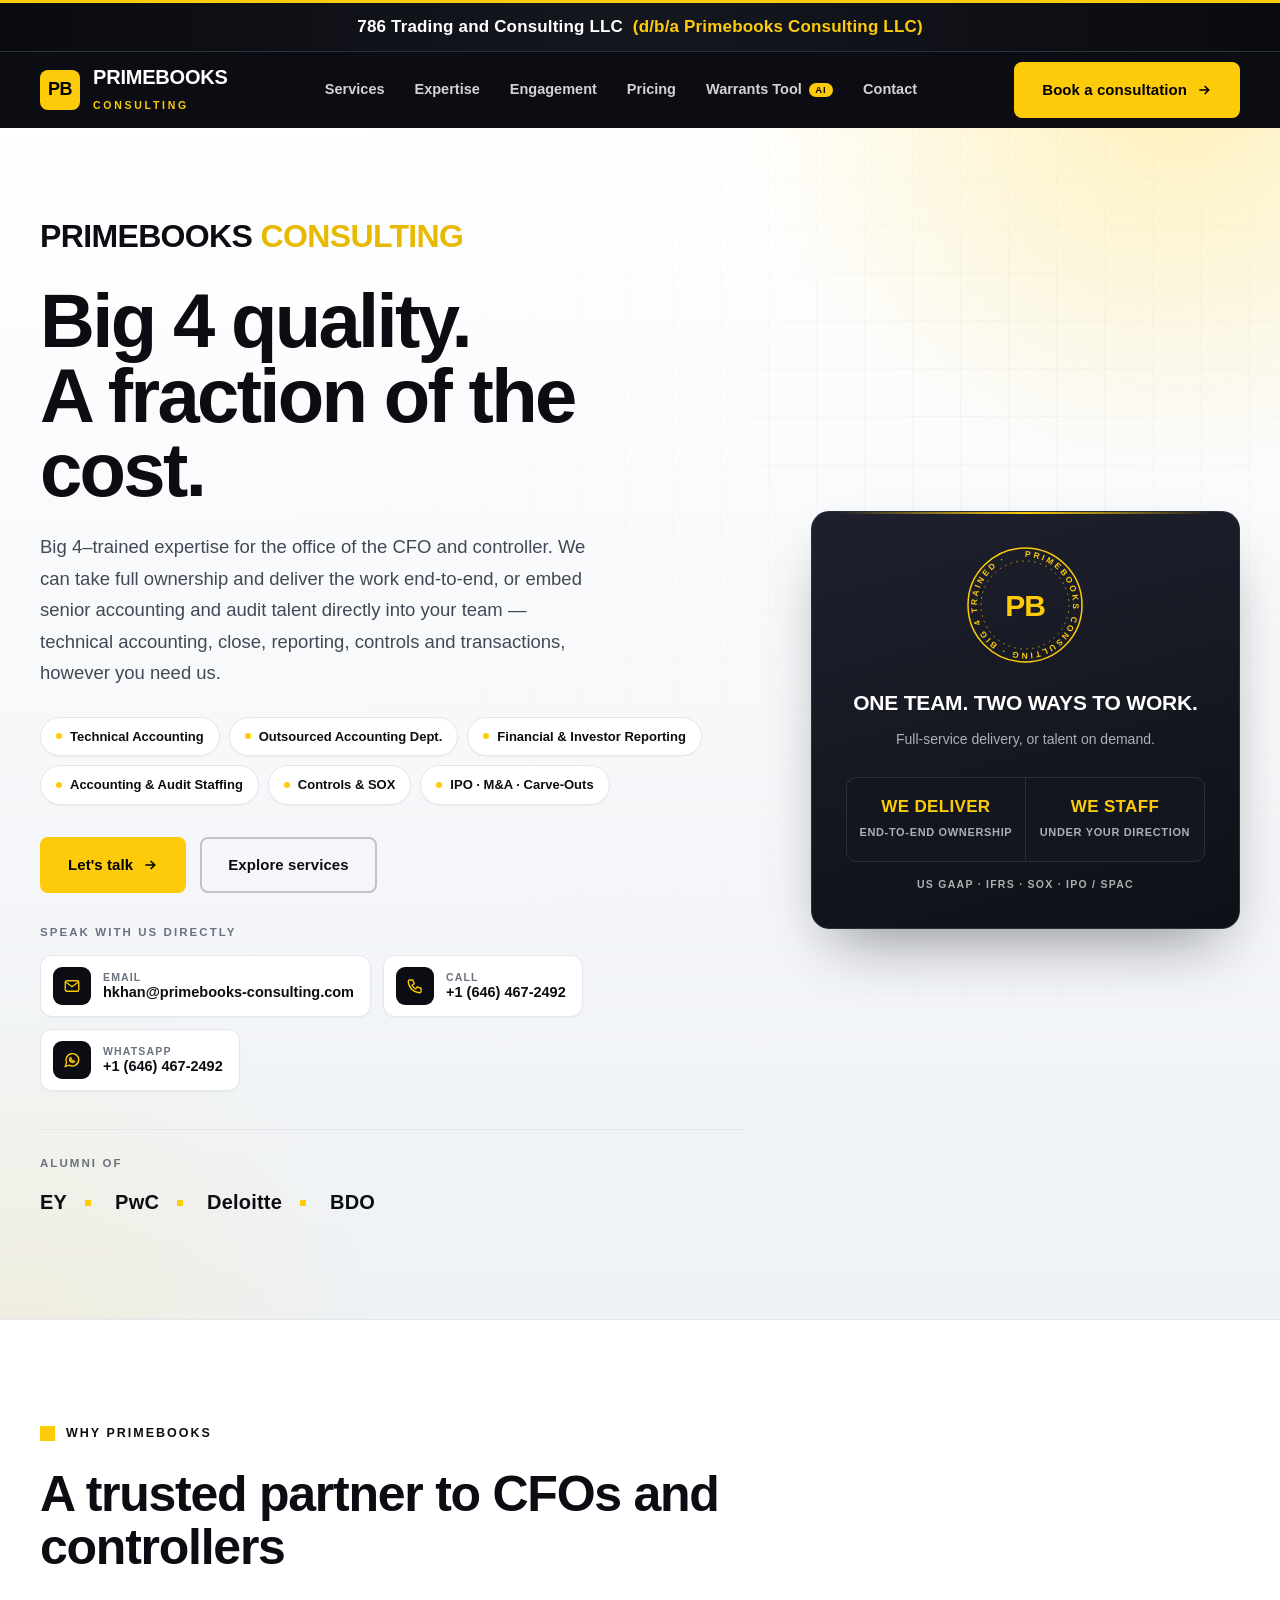
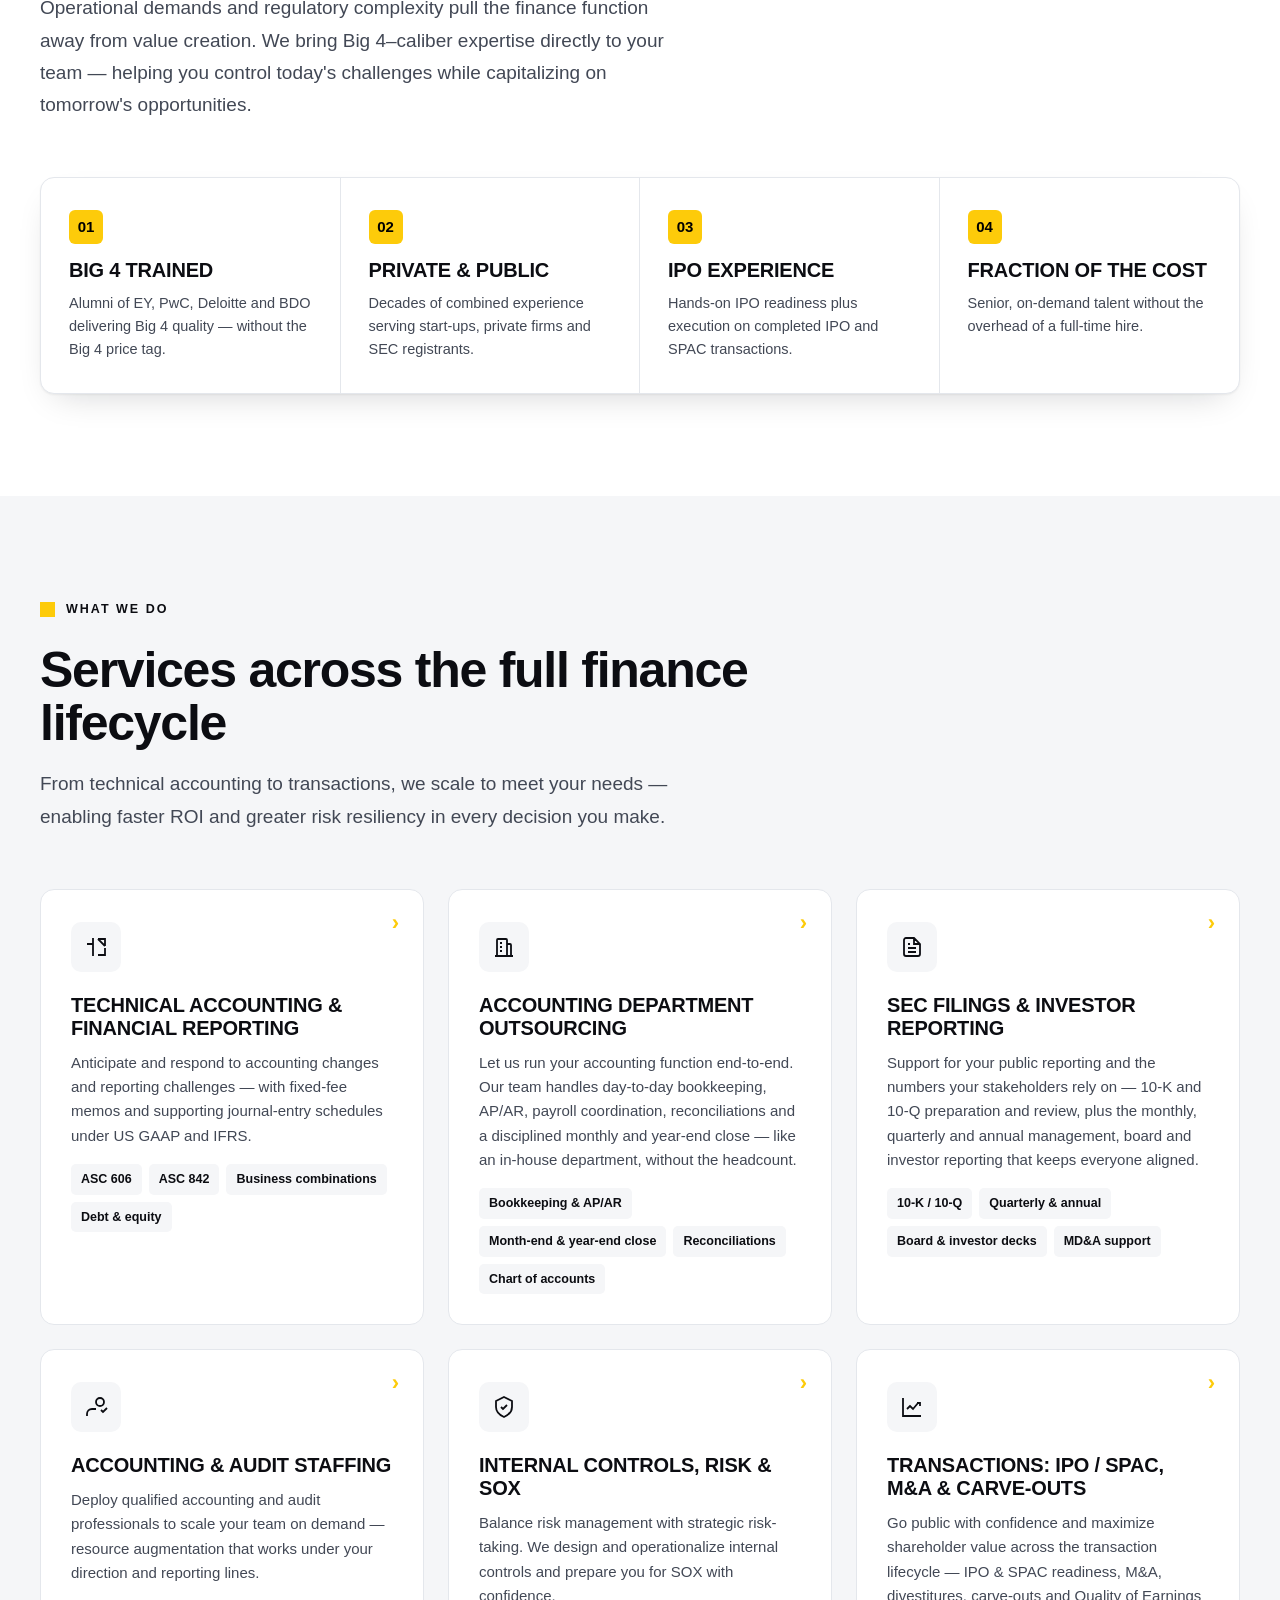
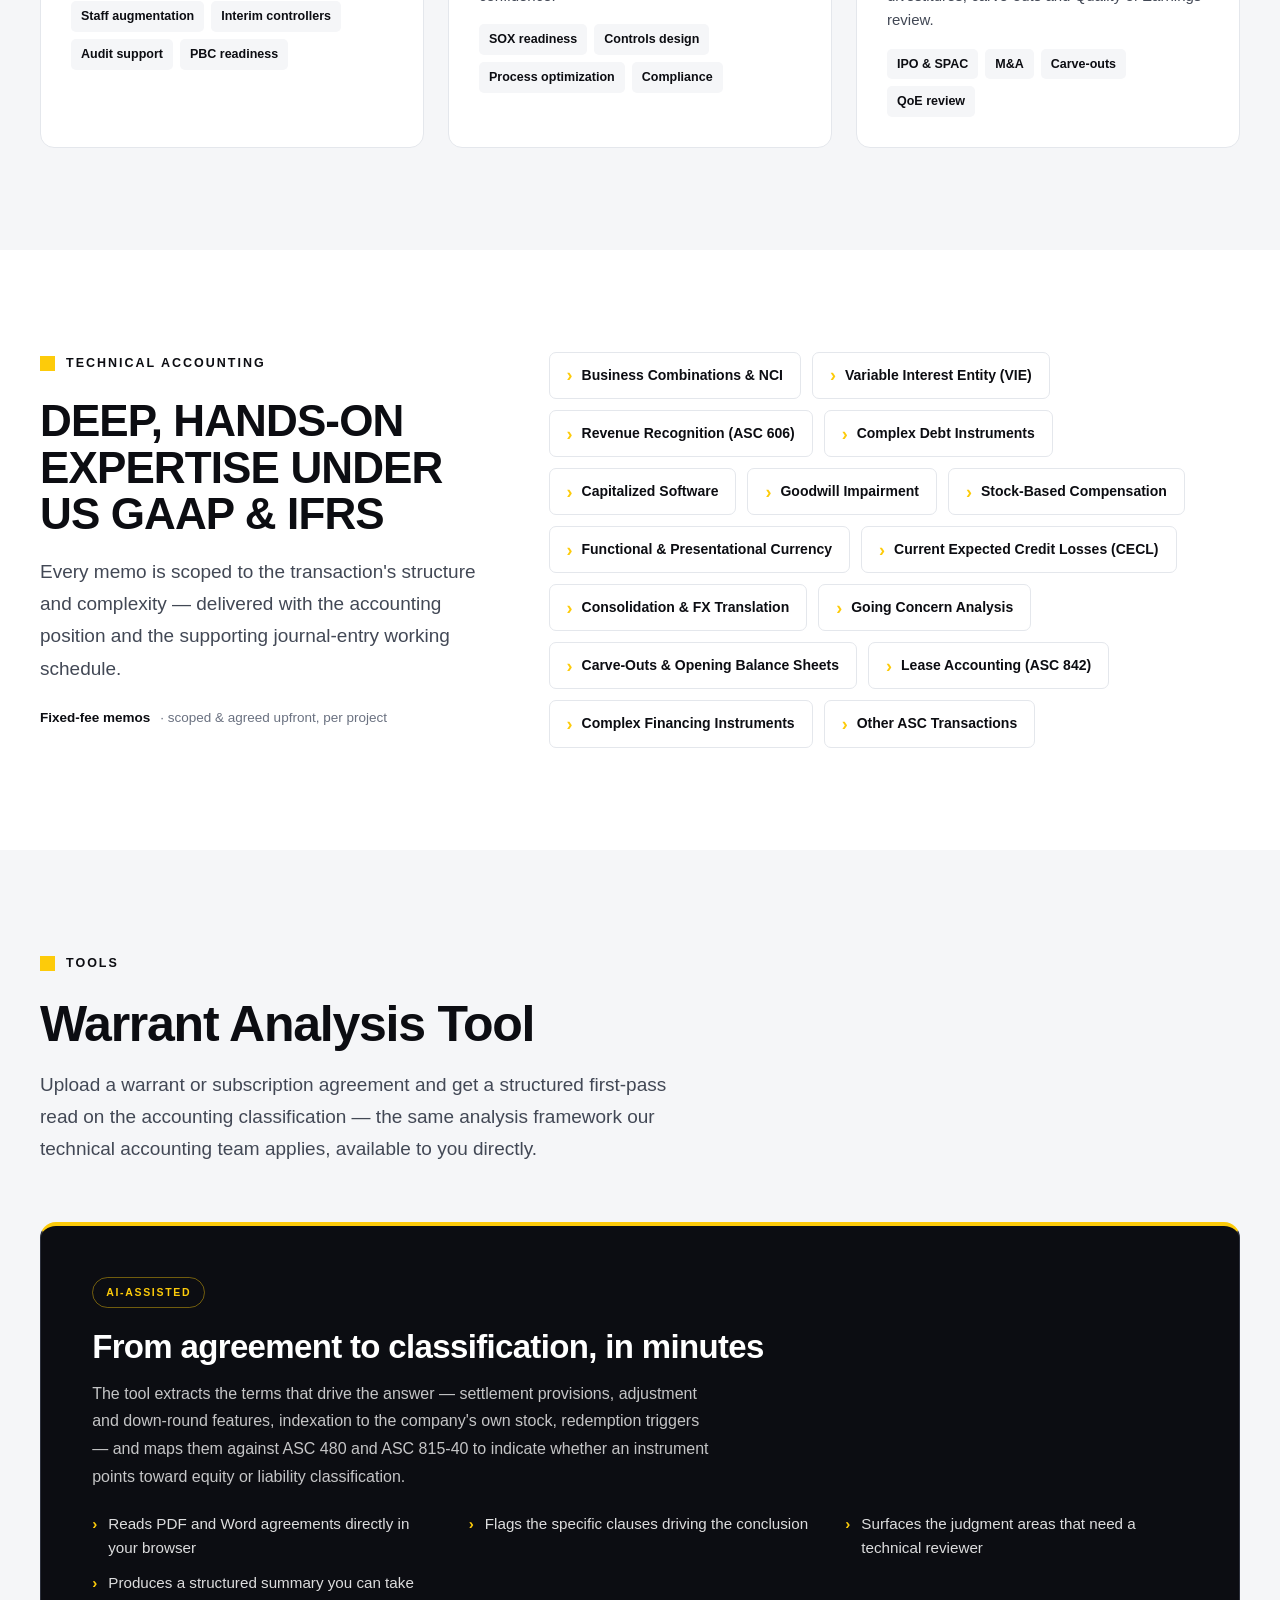
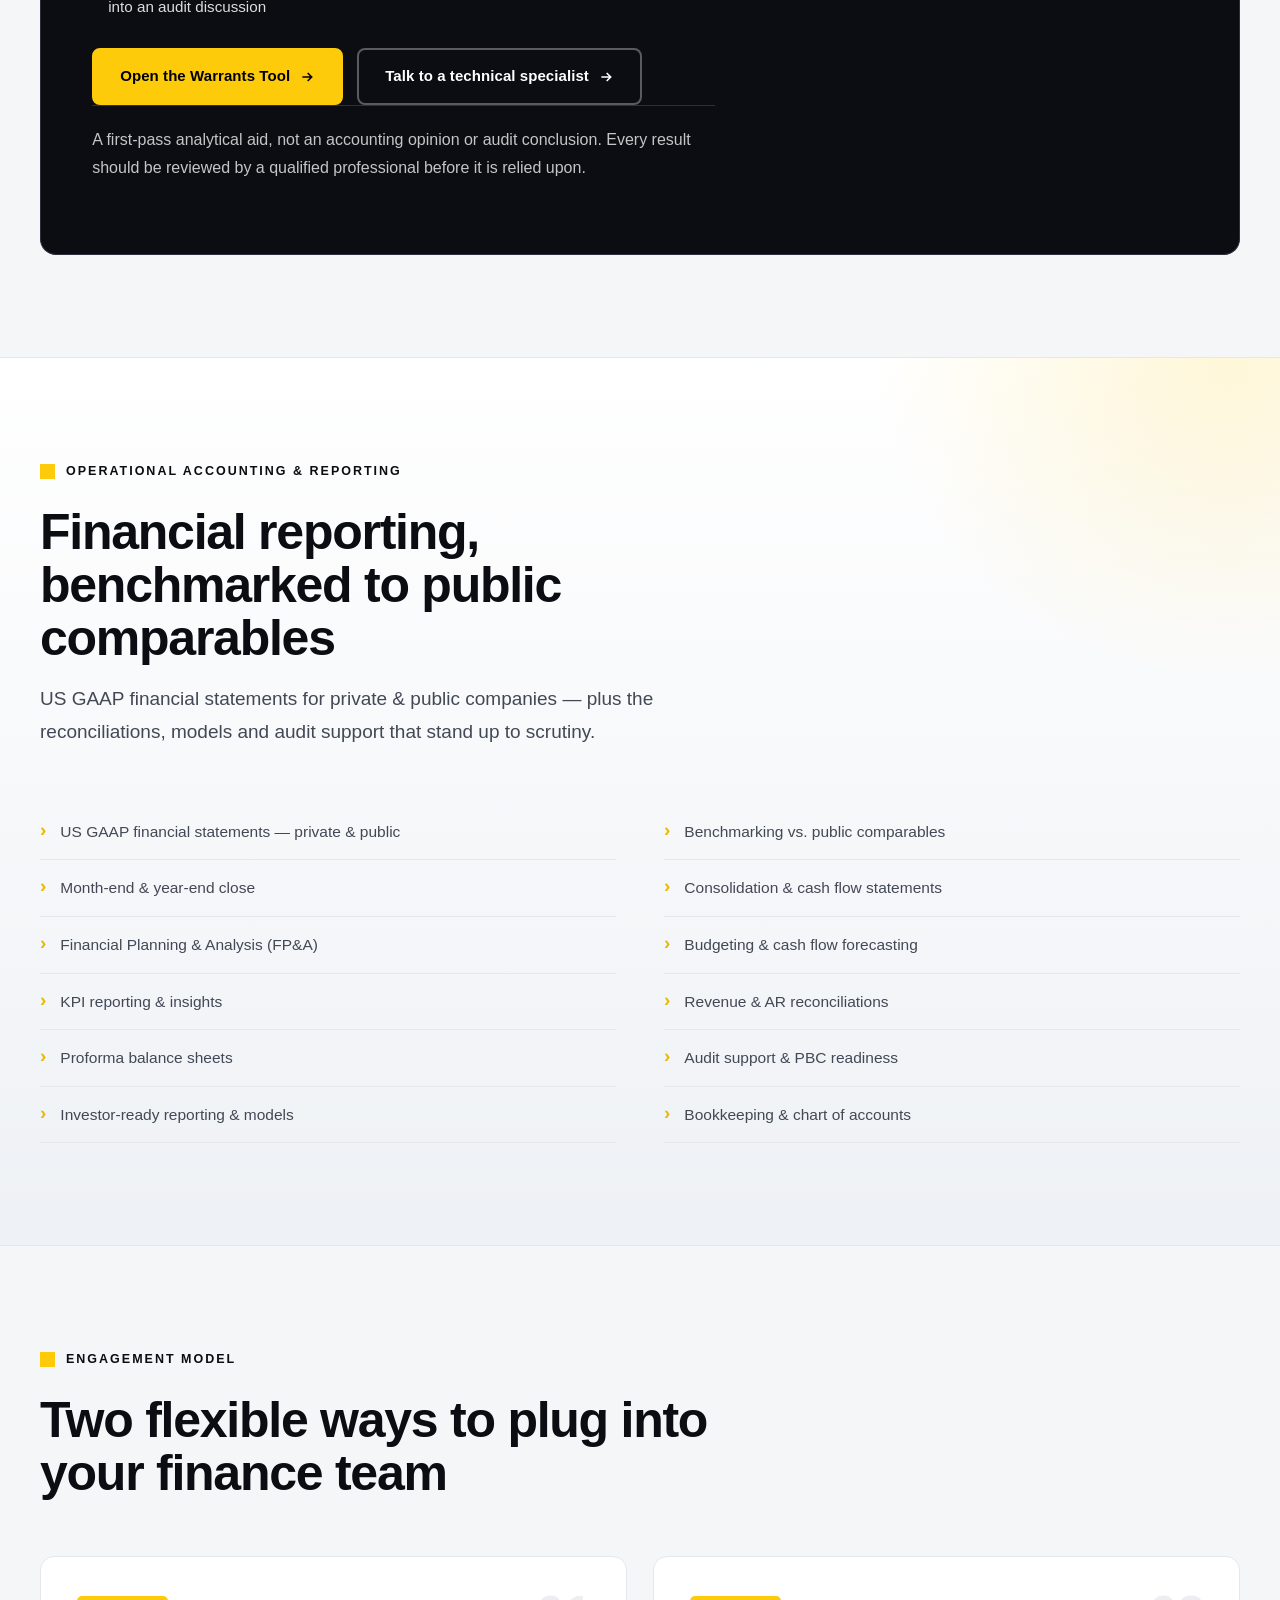
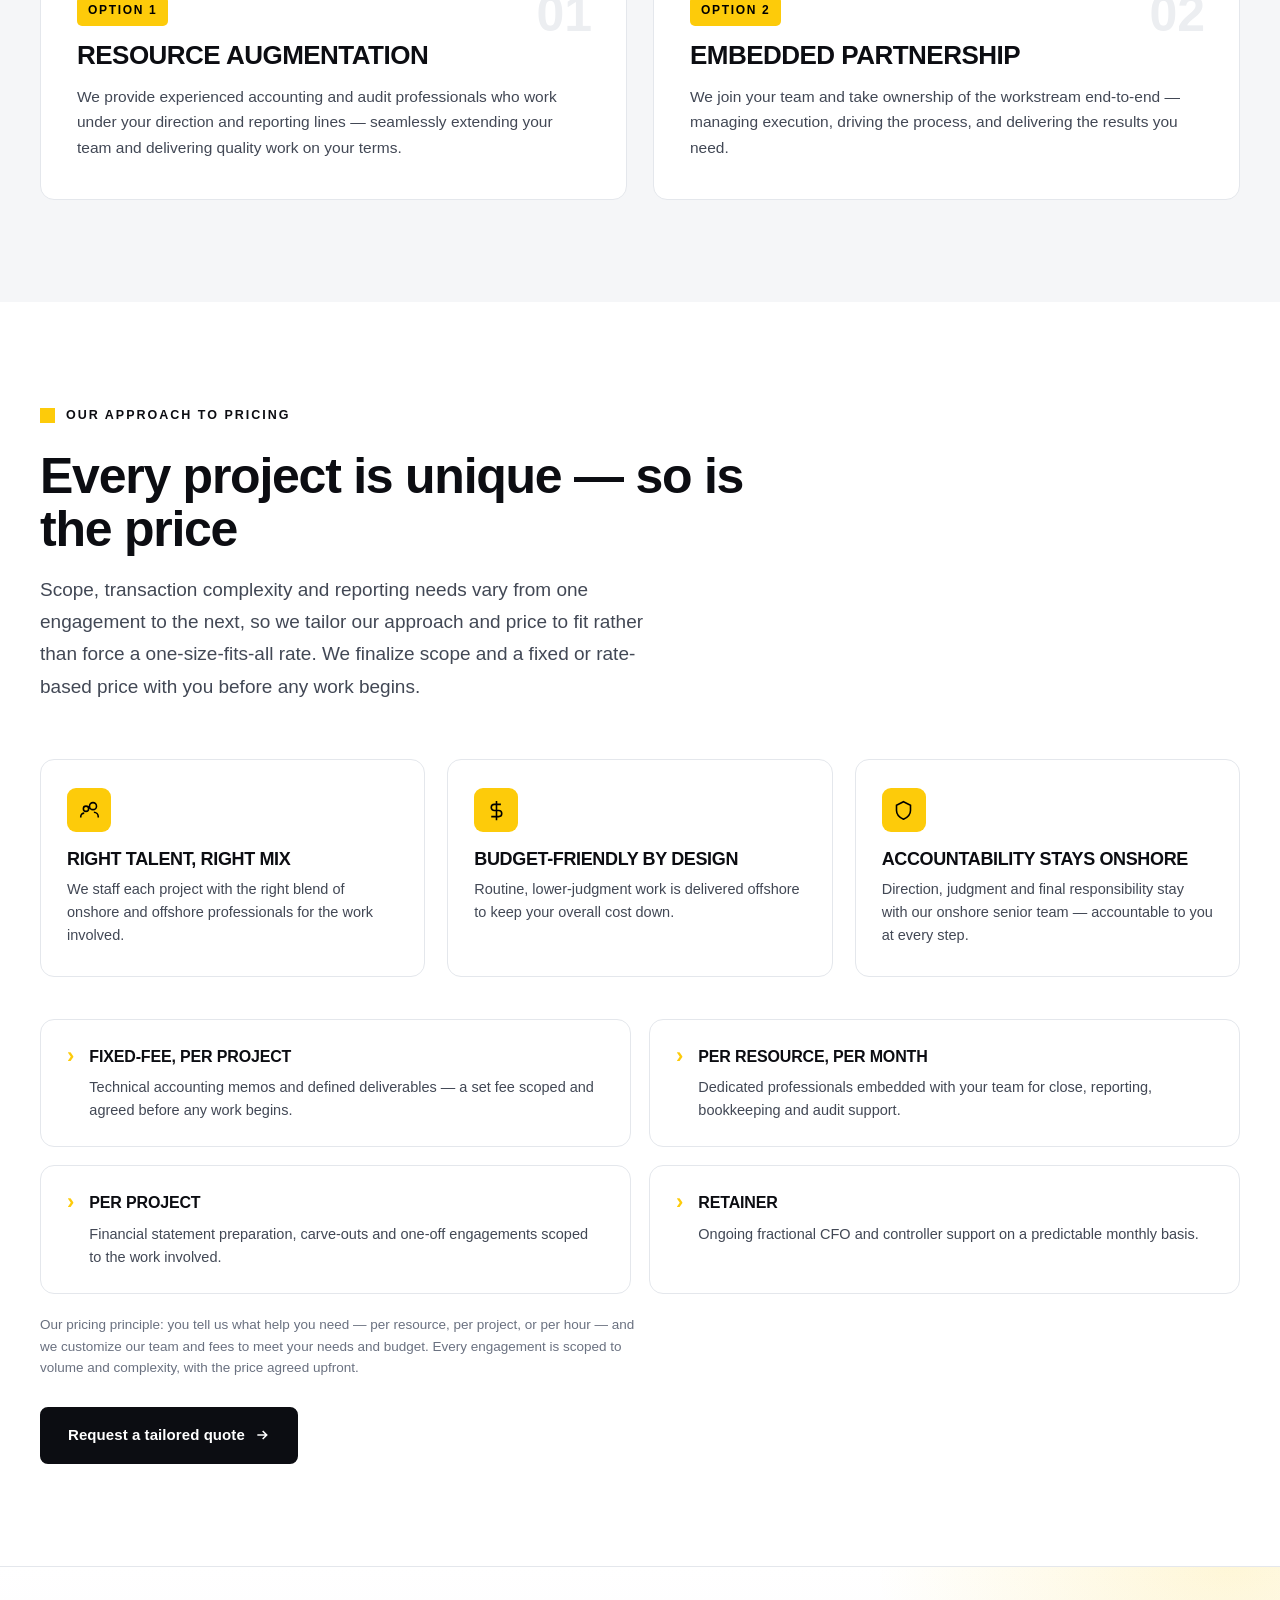
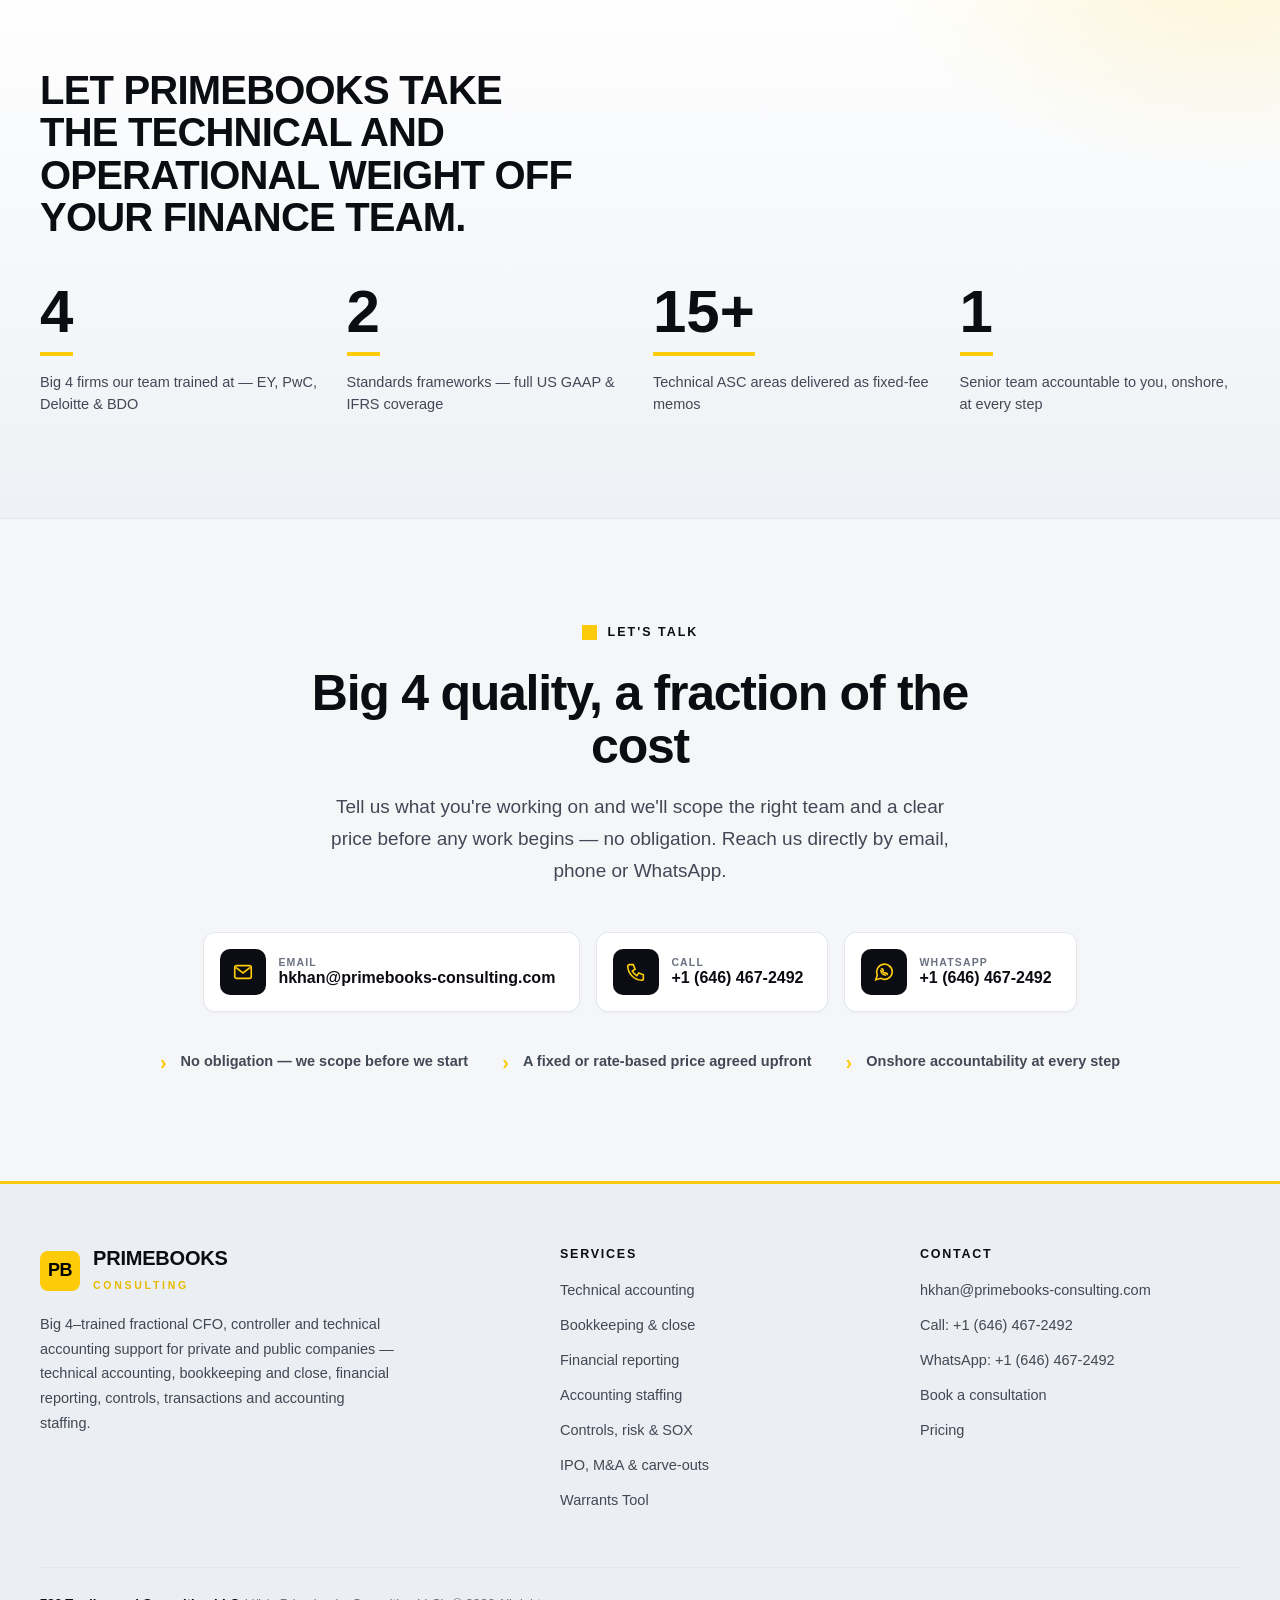
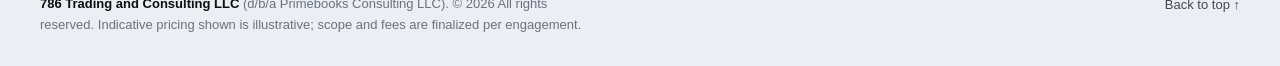
<file: index.html>
<!DOCTYPE html>
<html lang="en">
<head>
<meta charset="UTF-8" />
<meta name="viewport" content="width=device-width, initial-scale=1" />
<meta name="description" content="PrimeBooks Consulting — Big 4–trained fractional CFO, controller, technical accounting, bookkeeping, month-end close, financial reporting and accounting staffing for private and public companies. Big 4 quality at a fraction of the cost." />
<meta name="theme-color" content="#000000" />
<meta name="referrer" content="strict-origin-when-cross-origin" />
<meta http-equiv="Content-Security-Policy" content="default-src 'self'; script-src 'self' 'unsafe-inline'; style-src 'self' 'unsafe-inline' https://fonts.googleapis.com; font-src 'self' https://fonts.gstatic.com; img-src 'self' data:; connect-src 'self'; object-src 'none'; base-uri 'self'; form-action 'self'; frame-ancestors 'none'; upgrade-insecure-requests" />
<meta name="robots" content="index, follow" />
<link rel="canonical" href="https://www.primebooks-consulting.com/" />

<meta property="og:type" content="website" />
<meta property="og:title" content="PrimeBooks Consulting — Big 4 quality. A fraction of the cost." />
<meta property="og:description" content="Fractional CFO & controller support, technical accounting, bookkeeping & close, financial reporting, and accounting staffing for private and public companies." />
<meta property="og:site_name" content="PrimeBooks Consulting" />
<meta property="og:url" content="https://www.primebooks-consulting.com/" />

<title>PrimeBooks Consulting — Office of the CFO, Controller & Technical Accounting</title>

<link rel="preconnect" href="https://fonts.googleapis.com" />
<link rel="preconnect" href="https://fonts.gstatic.com" crossorigin />
<link href="https://fonts.googleapis.com/css2?family=Archivo:wght@500;600;700;800;900&family=Inter:wght@400;500;600;700&display=swap" rel="stylesheet" />

<link rel="icon" href="data:image/svg+xml,%3Csvg xmlns='http://www.w3.org/2000/svg' viewBox='0 0 64 64'%3E%3Crect width='64' height='64' rx='10' fill='%23000000'/%3E%3Crect x='6' y='8' width='18' height='7' fill='%23FDCB0A'/%3E%3Ctext x='32' y='46' font-family='Arial,sans-serif' font-weight='800' font-size='30' fill='%23ffffff' text-anchor='middle'%3EPB%3C/text%3E%3C/svg%3E" />

<style>
  :root{
    --ink:#0C0D12;
    --ink-2:#15171F;
    --ink-3:#1E212B;
    --ink-line:#2C303C;
    --gold:#FDCB0A;
    --gold-2:#E7B900;
    --gold-soft:#FFE690;
    --paper:#FFFFFF;
    --mist:#F5F6F8;
    --mist-2:#ECEEF1;
    --slate:#424855;
    --slate-2:#6A7180;
    --line:#E4E7EC;
    --on-dark:#FFFFFF;
    --on-dark-mut:rgba(255,255,255,.66);
    --maxw:1300px;
    --r:14px;
    --shadow:0 1px 2px rgba(12,13,18,.05),0 14px 34px -16px rgba(12,13,18,.20);
    --shadow-lg:0 2px 6px rgba(12,13,18,.06),0 34px 64px -26px rgba(12,13,18,.38);
    --ease:cubic-bezier(.2,.7,.2,1);
    --ff-display:"Archivo","Arial Narrow",Arial,Helvetica,sans-serif;
    --ff-body:"Inter",-apple-system,BlinkMacSystemFont,"Segoe UI",Roboto,Helvetica,Arial,sans-serif;
  }

  *,*::before,*::after{box-sizing:border-box}
  html{scroll-behavior:smooth;-webkit-text-size-adjust:100%}
  body{
    margin:0;font-family:var(--ff-body);color:var(--ink);background:var(--paper);
    font-size:17px;line-height:1.65;-webkit-font-smoothing:antialiased;text-rendering:optimizeLegibility;
    overflow-x:hidden;
  }
  h1,h2,h3,h4,h5{font-family:var(--ff-display);font-weight:800;line-height:1.06;letter-spacing:-.02em;margin:0}
  p{margin:0}
  a{color:inherit;text-decoration:none}
  img,svg{display:block;max-width:100%}
  ul{margin:0;padding:0;list-style:none}

  :focus-visible{outline:3px solid var(--gold);outline-offset:3px;border-radius:3px}

  .wrap{max-width:var(--maxw);margin:0 auto;padding:0 clamp(20px,5vw,40px)}
  .eyebrow{
    font-family:var(--ff-body);font-size:12.5px;font-weight:700;letter-spacing:.16em;
    text-transform:uppercase;color:var(--ink);display:inline-flex;align-items:center;gap:11px;
  }
  .eyebrow::before{content:"";width:15px;height:15px;background:var(--gold);display:inline-block}
  .eyebrow.on-dark{color:#fff}
  .lede{color:var(--slate);font-size:clamp(17px,1.6vw,19px);line-height:1.7;max-width:60ch}

  .skip{position:absolute;left:-999px;top:0;background:var(--gold);color:#000;padding:12px 18px;z-index:200;font-weight:700;border-radius:0 0 8px 0}
  .skip:focus{left:0}

  /* Buttons */
  .btn{
    display:inline-flex;align-items:center;justify-content:center;gap:9px;
    font-family:var(--ff-body);font-weight:700;font-size:15px;letter-spacing:.005em;
    padding:14px 26px;border-radius:8px;cursor:pointer;border:2px solid transparent;
    transition:transform .25s var(--ease),background .25s var(--ease),box-shadow .25s var(--ease),color .25s var(--ease),border-color .25s var(--ease);
    white-space:nowrap;
  }
  .btn svg{width:16px;height:16px;transition:transform .3s var(--ease)}
  .btn-gold{background:var(--gold);color:#000;border-color:var(--gold)}
  .btn-gold:hover{background:var(--gold-soft);border-color:var(--gold-soft);transform:translateY(-2px)}
  .btn-gold:hover svg{transform:translateX(3px)}
  .btn-ghost{background:transparent;color:#fff;border-color:rgba(255,255,255,.32)}
  .btn-ghost:hover{border-color:var(--gold);color:var(--gold);transform:translateY(-2px)}
  .btn-dark{background:var(--ink);color:#fff;border-color:var(--ink)}
  .btn-dark:hover{background:#fff;color:#000;transform:translateY(-2px)}
  .btn-dark:hover svg{transform:translateX(3px)}

  /* Seal */
  .seal{--s:118px;width:var(--s);height:var(--s);position:relative;flex:none}
  .seal .ring-text{animation:spin 42s linear infinite}
  @keyframes spin{to{transform:rotate(360deg)}}

  /* Top strip */
  .topbar{background:linear-gradient(90deg,#0a0b10,#15171f 50%,#0a0b10);border-top:3px solid var(--gold);border-bottom:1px solid var(--ink-line)}
  .topbar .wrap{display:flex;justify-content:center;align-items:center;min-height:48px;padding-top:10px;padding-bottom:10px;text-align:center;line-height:1.4}
  .topbar .legal{font-family:var(--ff-display);font-weight:700;font-size:clamp(13.5px,1.55vw,17px);letter-spacing:.01em;color:var(--gold)}
  .topbar .legal b{color:#fff;font-weight:800}

  /* Header / Nav */
  header.site{position:sticky;top:0;z-index:100;background:var(--ink);transition:box-shadow .3s var(--ease)}
  header.site.scrolled{box-shadow:0 10px 30px -14px rgba(0,0,0,.8)}
  .nav{display:flex;align-items:center;justify-content:space-between;height:76px;transition:height .3s var(--ease)}
  header.site.scrolled .nav{height:64px}
  .brand{display:flex;align-items:center;gap:13px;color:#fff}
  .brand .badge{width:40px;height:40px;border-radius:8px;background:var(--gold);display:grid;place-items:center;font-family:var(--ff-display);font-weight:900;color:#000;font-size:18px;letter-spacing:-.03em}
  .brand .bname{font-family:var(--ff-display);font-size:20px;font-weight:800;letter-spacing:-.01em;line-height:1;text-transform:uppercase}
  .brand .bsub{display:block;font-family:var(--ff-body);font-size:10.5px;letter-spacing:.26em;text-transform:uppercase;color:var(--gold);margin-top:4px;font-weight:600}
  .navlinks{display:flex;align-items:center;gap:30px}
  .navlinks a{color:rgba(255,255,255,.82);font-size:14.5px;font-weight:600;position:relative;padding:6px 0;transition:color .2s}
  .navlinks a::after{content:"";position:absolute;left:0;bottom:0;height:2px;width:0;background:var(--gold);transition:width .3s var(--ease)}
  .navlinks a:hover{color:#fff}
  .navlinks a:hover::after{width:100%}
  .navlinks a.navtool{display:inline-flex;align-items:center;gap:7px}
  .navpill{display:inline-block;font-size:9.5px;font-weight:800;letter-spacing:.09em;text-transform:uppercase;color:var(--ink);background:var(--gold);border-radius:999px;padding:2.5px 6.5px;line-height:1;vertical-align:middle}
  .drawer a .navpill{font-size:10px;padding:3px 7px}
  /* Warrants tool promo */
  .toolcard{background:var(--ink);color:#fff;border-radius:16px;border:1px solid var(--ink-line);border-top:4px solid var(--gold);overflow:hidden}
  .toolcard-body{padding:clamp(28px,4vw,52px)}
  .toolflag{display:inline-block;font-size:10.5px;font-weight:800;letter-spacing:.16em;text-transform:uppercase;color:var(--gold);border:1px solid rgba(253,203,10,.42);border-radius:999px;padding:6px 13px;margin-bottom:20px}
  .toolcard h3{font-family:var(--ff-display);font-weight:800;font-size:clamp(23px,3vw,33px);letter-spacing:-.02em;line-height:1.15;margin:0 0 14px}
  .toolcard p{color:rgba(255,255,255,.76);font-size:16px;line-height:1.72;margin:0 0 22px;max-width:70ch}
  .toollist{list-style:none;padding:0;margin:0 0 30px;display:grid;grid-template-columns:repeat(auto-fit,minmax(300px,1fr));gap:12px 34px}
  .toollist li{display:flex;gap:11px;align-items:flex-start;color:rgba(255,255,255,.86);font-size:15.2px;line-height:1.55}
  .toollist .cev{color:var(--gold);font-weight:800;flex:none}
  .toolbtns{display:flex;flex-wrap:wrap;gap:14px}
  .toolcard .btn-dark{background:transparent;color:#fff;border-color:rgba(255,255,255,.32)}
  .toolcard .btn-dark:hover{background:#fff;color:#000;border-color:#fff}
  .toolnote{font-size:13.2px;color:rgba(255,255,255,.5);line-height:1.65;margin:26px 0 0;padding-top:20px;border-top:1px solid var(--ink-line);max-width:80ch}
  .nav-cta{display:flex;align-items:center;gap:16px}
  .burger{display:none;background:none;border:0;cursor:pointer;padding:8px;width:44px;height:44px}
  .burger span{display:block;width:24px;height:2.5px;background:#fff;margin:5px auto;transition:.3s var(--ease)}

  @media(max-width:960px){
    .navlinks,.nav-cta .btn{display:none}
    .burger{display:block}
  }
  .drawer{position:fixed;inset:0 0 0 auto;width:min(340px,84vw);background:var(--ink);z-index:150;transform:translateX(100%);transition:transform .4s var(--ease);padding:96px 30px 40px;display:flex;flex-direction:column;gap:6px;border-left:1px solid var(--ink-line)}
  .drawer.open{transform:translateX(0)}
  .drawer a{color:rgba(255,255,255,.9);font-size:19px;font-family:var(--ff-display);font-weight:700;padding:15px 0;border-bottom:1px solid var(--ink-line)}
  .drawer .btn{margin-top:22px}
  .scrim{position:fixed;inset:0;background:rgba(0,0,0,.6);opacity:0;visibility:hidden;transition:.3s;z-index:140;backdrop-filter:blur(2px)}
  .scrim.open{opacity:1;visibility:visible}
  .drawer-close{position:absolute;top:22px;right:22px;background:none;border:0;color:#fff;font-size:32px;cursor:pointer;line-height:1;width:44px;height:44px}

  /* Hero (light) */
  .hero{position:relative;background:linear-gradient(180deg,#FFFFFF 0%,#EEF1F5 100%);color:var(--ink);overflow:hidden;padding:clamp(54px,8vw,92px) 0 clamp(64px,9vw,100px);border-bottom:1px solid var(--line)}
  .hero::before{content:"";position:absolute;inset:0;pointer-events:none;background:radial-gradient(58% 55% at 92% -4%,rgba(253,203,10,.28),transparent 60%),radial-gradient(46% 55% at 2% 104%,rgba(253,203,10,.10),transparent 60%)}
  .hero::after{content:"";position:absolute;inset:0;pointer-events:none;opacity:.7;background-image:linear-gradient(rgba(12,13,18,.04) 1px,transparent 1px),linear-gradient(90deg,rgba(12,13,18,.04) 1px,transparent 1px);background-size:48px 48px;-webkit-mask-image:radial-gradient(80% 78% at 74% 24%,#000,transparent 76%);mask-image:radial-gradient(80% 78% at 74% 24%,#000,transparent 76%)}
  .hero-grid{position:relative;z-index:1;display:grid;grid-template-columns:1.4fr .85fr;gap:clamp(40px,5vw,68px);align-items:center}
  .brand-lockup{display:inline-block;margin-bottom:22px}
  .brand-lockup .wm{font-family:var(--ff-display);font-weight:900;font-size:clamp(24px,3vw,32px);letter-spacing:-.02em;line-height:1;text-transform:uppercase;color:var(--ink)}
  .brand-lockup .wm b{color:var(--gold-2)}
  .brand-lockup .bar{width:70px;height:5px;background:var(--gold);margin-top:12px;border-radius:2px}
  .hero h1{font-size:clamp(40px,6.2vw,76px);letter-spacing:-.035em;line-height:.98;margin:6px 0 0;font-weight:900;text-transform:none;color:var(--ink)}
  .hero h1 em{font-style:normal;color:var(--ink)}
  .hero .lede{color:var(--slate);margin:24px 0 0;max-width:54ch;font-size:clamp(16px,1.5vw,18.5px)}
  .hero-services{margin-top:28px;display:flex;flex-wrap:wrap;gap:9px}
  .hero-services .hs{display:inline-flex;align-items:center;gap:8px;font-size:13px;font-weight:600;color:var(--ink);background:#fff;border:1px solid var(--line);border-radius:999px;padding:8px 15px;transition:.25s var(--ease);box-shadow:0 1px 2px rgba(12,13,18,.04)}
  .hero-services .hs::before{content:"";width:6px;height:6px;border-radius:50%;background:var(--gold);flex:none}
  .hero-services .hs:hover{border-color:var(--gold);transform:translateY(-2px)}
  .hero-actions{display:flex;gap:14px;margin-top:32px;flex-wrap:wrap}
  /* Contact methods (hero + contact section + footer) */
  .contact-methods{display:flex;flex-wrap:wrap;gap:12px}
  .contact-methods a{display:inline-flex;align-items:center;gap:12px;background:#fff;border:1px solid var(--line);border-radius:12px;padding:11px 16px 11px 12px;transition:.25s var(--ease);box-shadow:0 1px 2px rgba(12,13,18,.04)}
  .contact-methods a:hover{border-color:var(--gold);transform:translateY(-2px);box-shadow:var(--shadow)}
  .contact-methods .ci{width:38px;height:38px;border-radius:9px;background:var(--ink);display:grid;place-items:center;flex:none}
  .contact-methods .ci svg{width:18px;height:18px;stroke:var(--gold);fill:none}
  .contact-methods .cl{display:flex;flex-direction:column;line-height:1.2}
  .contact-methods .cl small{font-size:10.5px;letter-spacing:.11em;text-transform:uppercase;color:var(--slate-2);font-weight:600}
  .contact-methods .cl b{font-size:14.5px;font-weight:700;color:var(--ink);font-family:var(--ff-body)}
  .hero-contact{margin-top:30px}
  .hero-contact .k{font-size:11.5px;letter-spacing:.18em;text-transform:uppercase;color:var(--slate-2);margin-bottom:13px;font-weight:600}
  .contact-methods--lg{gap:16px}
  .contact-methods--lg a{padding:16px 24px 16px 16px}
  .contact-methods--lg .ci{width:46px;height:46px;border-radius:10px}
  .contact-methods--lg .ci svg{width:22px;height:22px}
  .contact-methods--lg .cl b{font-size:16px}
  .cpoints.row{flex-direction:row;flex-wrap:wrap;justify-content:center;gap:12px 34px;margin-top:34px}
  ul.cpoints.row li{border:0;padding:0;font-size:14.5px;color:var(--slate)}
  .hero .btn-ghost{color:var(--ink);border-color:rgba(12,13,18,.22)}
  .hero .btn-ghost:hover{border-color:var(--ink);color:var(--ink);transform:translateY(-2px)}
  .alumni{margin-top:38px;padding-top:24px;border-top:1px solid var(--line)}
  .alumni .k{font-size:11.5px;letter-spacing:.18em;text-transform:uppercase;color:var(--slate-2);margin-bottom:13px;font-weight:600}
  .alumni .names{display:flex;gap:24px;flex-wrap:wrap;align-items:center;font-family:var(--ff-display);font-weight:800;font-size:20px;color:var(--ink);letter-spacing:.01em}
  .alumni .names span{position:relative;padding-right:24px}
  .alumni .names span:not(:last-child)::after{content:"";position:absolute;right:0;top:50%;transform:translateY(-50%);width:6px;height:6px;background:var(--gold)}
  .hero-visual{display:flex;justify-content:center;align-items:center}
  .hero-card{position:relative;background:linear-gradient(165deg,#1e212d 0%,#0e1017 100%);border:1px solid #2a2e3a;border-radius:18px;padding:34px;width:100%;box-shadow:0 30px 60px -22px rgba(12,13,18,.45);color:#fff}
  .hero-card::before{content:"";position:absolute;top:0;left:26px;right:26px;height:2px;background:linear-gradient(90deg,transparent,var(--gold),transparent)}
  .hero-card .seal{margin:0 auto 22px}
  .hero-card .hc-title{font-family:var(--ff-display);font-weight:800;font-size:21px;text-align:center;color:#fff;text-transform:uppercase;letter-spacing:-.01em}
  .hero-card .hc-sub{text-align:center;color:var(--on-dark-mut);font-size:14px;margin-top:8px}
  .hero-card .hc-stats{display:grid;grid-template-columns:1fr 1fr;gap:1px;background:#2a2e3a;border:1px solid #2a2e3a;border-radius:10px;overflow:hidden;margin-top:26px}
  .hero-card .hc-stats div{background:#14161f;padding:18px 12px;text-align:center}
  .hero-card .hc-stats b{font-family:var(--ff-display);font-weight:800;font-size:23px;color:var(--gold);display:block;line-height:1;text-transform:uppercase}
  .hero-card .hc-stats small{color:var(--on-dark-mut);font-size:11px;letter-spacing:.06em;display:block;margin-top:8px;text-transform:uppercase;font-weight:600}
  .hero-card .hc-models b{font-size:17px;letter-spacing:.02em}
  .hero-card .hc-models div{padding:20px 12px}
  .hero-card .hc-tags{margin-top:14px;text-align:center;font-size:10.5px;letter-spacing:.12em;text-transform:uppercase;color:var(--on-dark-mut);font-weight:600}
  @media(max-width:900px){
    .hero-grid{grid-template-columns:1fr;gap:40px}
    .hero-visual{order:-1;max-width:420px}
  }

  /* Sections */
  section{padding:clamp(62px,8vw,102px) 0}
  .sec-mist{background:var(--mist)}
  .sec-ink{position:relative;background:linear-gradient(180deg,#FFFFFF 0%,#EEF1F5 100%);color:var(--ink);overflow:hidden;border-top:1px solid var(--line);border-bottom:1px solid var(--line)}
  .sec-ink::before{content:"";position:absolute;inset:0;pointer-events:none;background:radial-gradient(46% 60% at 96% 0%,rgba(253,203,10,.16),transparent 60%)}
  .sec-ink .wrap{position:relative;z-index:1}
  .sec-head{max-width:760px;margin-bottom:clamp(38px,5vw,56px)}
  .sec-head h2{font-size:clamp(30px,4.4vw,50px);margin:18px 0 0;letter-spacing:-.025em;font-weight:800}
  .sec-head.center{margin-left:auto;margin-right:auto;text-align:center}
  .sec-head.center .eyebrow{justify-content:center}
  .sec-head .lede{margin-top:18px}
  .sec-ink .sec-head h2{color:var(--ink)}
  .sec-ink .lede{color:var(--slate)}
  .sec-ink .eyebrow.on-dark{color:var(--ink)}

  /* Pillars */
  .pillars{display:grid;grid-template-columns:repeat(4,1fr);gap:0;border:1px solid var(--line);border-radius:var(--r);overflow:hidden;background:var(--paper);box-shadow:var(--shadow)}
  .pillar{padding:32px 28px;border-right:1px solid var(--line);position:relative}
  .pillar:last-child{border-right:0}
  .pillar .pnum{font-family:var(--ff-display);font-weight:800;font-size:15px;color:#000;background:var(--gold);width:34px;height:34px;display:grid;place-items:center;border-radius:6px}
  .pillar h3{font-size:20px;margin:16px 0 10px;text-transform:uppercase;letter-spacing:-.01em;font-weight:800}
  .pillar p{color:var(--slate);font-size:14.5px;line-height:1.6}
  @media(max-width:860px){.pillars{grid-template-columns:1fr 1fr}.pillar:nth-child(2){border-right:0}.pillar:nth-child(1),.pillar:nth-child(2){border-bottom:1px solid var(--line)}}
  @media(max-width:520px){.pillars{grid-template-columns:1fr}.pillar{border-right:0;border-bottom:1px solid var(--line)}.pillar:last-child{border-bottom:0}}

  /* Services */
  .svc-grid{display:grid;grid-template-columns:repeat(3,1fr);gap:24px}
  @media(max-width:900px){.svc-grid{grid-template-columns:1fr 1fr}}
  @media(max-width:600px){.svc-grid{grid-template-columns:1fr}}
  .svc{position:relative;background:var(--paper);border:1px solid var(--line);border-radius:var(--r);padding:32px 30px 30px;transition:transform .35s var(--ease),box-shadow .35s var(--ease),border-color .35s var(--ease);overflow:hidden}
  .svc::before{content:"";position:absolute;left:0;top:0;bottom:0;width:4px;background:var(--gold);transform:scaleY(0);transform-origin:top;transition:transform .35s var(--ease)}
  .svc:hover{transform:translateY(-5px);box-shadow:var(--shadow-lg)}
  .svc:hover::before{transform:scaleY(1)}
  .svc .ic{width:50px;height:50px;border-radius:10px;background:var(--mist);display:grid;place-items:center;margin-bottom:22px;transition:background .35s var(--ease)}
  .svc:hover .ic{background:var(--ink)}
  .svc .ic svg{width:24px;height:24px;stroke:var(--ink);transition:stroke .35s var(--ease)}
  .svc:hover .ic svg{stroke:var(--gold)}
  .svc h3{font-size:20px;margin-bottom:11px;letter-spacing:-.01em;text-transform:uppercase;font-weight:800;line-height:1.15}
  .svc p{color:var(--slate);font-size:15px;line-height:1.62}
  .svc ul{margin-top:16px;display:flex;flex-wrap:wrap;gap:7px}
  .svc ul li{font-size:12.5px;color:var(--ink);background:var(--mist);border-radius:5px;padding:5px 10px;font-weight:600}
  .svc .cnr{position:absolute;top:22px;right:24px;font-family:var(--ff-display);font-weight:800;font-size:22px;color:var(--gold);line-height:1}

  /* Expertise */
  .exp-wrap{display:grid;grid-template-columns:.9fr 1.4fr;gap:clamp(30px,5vw,64px);align-items:start}
  @media(max-width:820px){.exp-wrap{grid-template-columns:1fr;gap:34px}}
  .chips{display:flex;flex-wrap:wrap;gap:11px}
  .chip{font-size:14px;font-weight:600;color:var(--ink);background:var(--paper);border:1px solid var(--line);border-radius:7px;padding:11px 17px;transition:.3s var(--ease);display:inline-flex;align-items:center;gap:9px}
  .chip::before{content:"›";color:var(--gold);font-family:var(--ff-display);font-weight:800;font-size:18px;line-height:1}
  .chip:hover{border-color:var(--gold);transform:translateY(-2px)}
  .gaap-tag{display:inline-flex;gap:10px;margin-top:22px;font-size:13.5px;color:var(--slate-2);align-items:center}
  .gaap-tag b{color:var(--ink);font-weight:700}

  /* Deliverables (dark) */
  .deliver{display:grid;grid-template-columns:1fr 1fr;gap:0 48px}
  @media(max-width:760px){.deliver{grid-template-columns:1fr}}
  .deliver li{display:flex;gap:14px;align-items:flex-start;padding:15px 0;border-bottom:1px solid var(--line);font-size:15.5px;color:var(--slate)}
  .deliver li .cev{color:var(--gold-2);font-family:var(--ff-display);font-weight:800;font-size:19px;line-height:1.2;flex:none}

  /* Engagement */
  .eng-grid{display:grid;grid-template-columns:1fr 1fr;gap:26px}
  @media(max-width:760px){.eng-grid{grid-template-columns:1fr}}
  .eng{border:1px solid var(--line);border-radius:var(--r);padding:38px 36px;background:var(--paper);position:relative;transition:.35s var(--ease);overflow:hidden}
  .eng::before{content:"";position:absolute;left:0;top:0;height:6px;width:0;background:var(--gold);transition:width .4s var(--ease)}
  .eng:hover{box-shadow:var(--shadow);transform:translateY(-4px)}
  .eng:hover::before{width:100%}
  .eng .tag{display:inline-block;font-size:12px;letter-spacing:.14em;text-transform:uppercase;color:#000;background:var(--gold);padding:5px 11px;border-radius:5px;font-weight:700}
  .eng h3{font-size:26px;margin:16px 0 14px;text-transform:uppercase;font-weight:800}
  .eng p{color:var(--slate);font-size:15.5px;line-height:1.66}
  .eng .n{position:absolute;top:32px;right:34px;font-family:var(--ff-display);font-weight:900;font-size:50px;color:var(--mist-2);line-height:1}

  /* Pricing */
  .price-principles{display:grid;grid-template-columns:repeat(3,1fr);gap:22px;margin-bottom:42px}
  @media(max-width:760px){.price-principles{grid-template-columns:1fr}}
  .pp{background:var(--paper);border:1px solid var(--line);border-radius:var(--r);padding:28px 26px}
  .pp .ic{width:44px;height:44px;border-radius:9px;background:var(--gold);display:grid;place-items:center;margin-bottom:18px}
  .pp .ic svg{width:21px;height:21px;stroke:#000}
  .pp h4{font-size:18px;margin-bottom:9px;text-transform:uppercase;font-weight:800}
  .pp p{color:var(--slate);font-size:14.5px;line-height:1.6}

  .ptable{width:100%;border-collapse:collapse;background:var(--paper);border:1px solid var(--line);border-radius:var(--r);overflow:hidden;font-size:15px}
  .ptable caption{caption-side:top;text-align:left;font-family:var(--ff-display);font-weight:800;font-size:21px;padding:0 0 18px;color:var(--ink);text-transform:uppercase;letter-spacing:-.01em}
  .ptable th,.ptable td{padding:16px 22px;text-align:left;border-bottom:1px solid var(--line);vertical-align:top}
  .ptable thead th{background:var(--ink);color:#fff;font-family:var(--ff-body);font-weight:700;font-size:12.5px;letter-spacing:.08em;text-transform:uppercase}
  .ptable tbody tr:last-child td{border-bottom:0}
  .ptable tbody tr:hover{background:var(--mist)}
  .ptable td.fee{font-weight:700;color:var(--ink);white-space:nowrap;font-variant-numeric:tabular-nums}
  .ptable td .muted{display:block;color:var(--slate-2);font-size:13px;margin-top:5px;line-height:1.5;font-weight:400}
  .price-note{margin-top:20px;font-size:13.5px;color:var(--slate-2);max-width:80ch;line-height:1.6}
  .fee-band{display:inline-flex;align-items:baseline;gap:10px;background:var(--ink);color:#fff;border-radius:12px;padding:20px 26px;margin-bottom:26px;flex-wrap:wrap}
  .fee-band b{font-family:var(--ff-display);font-weight:800;font-size:30px;color:var(--gold)}
  .fee-band span{font-size:14px;color:var(--on-dark-mut)}
  @media(max-width:640px){.ptable{display:block;overflow-x:auto;white-space:nowrap}}
  .price-models{display:grid;grid-template-columns:1fr 1fr;gap:18px}
  @media(max-width:640px){.price-models{grid-template-columns:1fr}}
  .pm{display:flex;gap:15px;align-items:flex-start;background:var(--paper);border:1px solid var(--line);border-radius:var(--r);padding:24px 26px;transition:.3s var(--ease)}
  .pm:hover{border-color:var(--gold)}
  .pm .cev{color:var(--gold);font-family:var(--ff-display);font-weight:800;font-size:22px;line-height:1.1;flex:none}
  .pm b{font-family:var(--ff-display);font-weight:800;text-transform:uppercase;font-size:16px;letter-spacing:-.01em;display:block;margin-bottom:6px}
  .pm p{color:var(--slate);font-size:14.5px;line-height:1.6}

  /* Stats band */
  .stats{display:grid;grid-template-columns:repeat(4,1fr);gap:26px}
  @media(max-width:760px){.stats{grid-template-columns:1fr 1fr;gap:34px 22px}}
  .stat b{font-family:var(--ff-display);font-weight:900;font-size:clamp(40px,5vw,60px);color:var(--ink);line-height:1;display:inline-block;padding-bottom:10px;border-bottom:4px solid var(--gold)}
  .stat p{color:var(--slate);font-size:14.5px;margin-top:16px;line-height:1.5}

  /* Contact */
  .contact-grid{display:grid;grid-template-columns:.85fr 1.15fr;gap:clamp(32px,5vw,64px);align-items:start}
  @media(max-width:820px){.contact-grid{grid-template-columns:1fr;gap:40px}}
  .cinfo h2{font-size:clamp(28px,4vw,44px);margin:18px 0 0;text-transform:uppercase;font-weight:800}
  .cinfo .lede{margin-top:16px}
  .cpoints{margin-top:32px;display:flex;flex-direction:column;gap:2px}
  .cpoints li{display:flex;align-items:center;gap:14px;padding:15px 0;border-top:1px solid var(--line);font-size:15.5px;font-weight:600}
  .cpoints li:last-child{border-bottom:1px solid var(--line)}
  .cpoints li .cev{color:var(--gold);font-family:var(--ff-display);font-weight:800;font-size:20px;flex:none}

  form.card{background:var(--paper);border:1px solid var(--line);border-radius:16px;padding:clamp(26px,4vw,38px);box-shadow:var(--shadow)}
  .frow{display:grid;grid-template-columns:1fr 1fr;gap:16px}
  @media(max-width:560px){.frow{grid-template-columns:1fr}}
  .field{margin-bottom:16px}
  .field label{display:block;font-size:13px;font-weight:700;margin-bottom:7px;color:var(--ink)}
  .field label .req{color:var(--gold-2)}
  .field input,.field select,.field textarea{
    width:100%;font-family:var(--ff-body);font-size:15px;color:var(--ink);
    padding:13px 15px;border:1px solid var(--line);border-radius:8px;background:#fff;transition:.2s;
  }
  .field textarea{resize:vertical;min-height:120px}
  .field input:focus,.field select:focus,.field textarea:focus{outline:none;border-color:var(--gold);box-shadow:0 0 0 3px rgba(253,203,10,.22)}
  form .btn{width:100%;margin-top:6px}
  .form-note{font-size:12.5px;color:var(--slate-2);margin-top:14px;text-align:center;line-height:1.5}
  .form-status{font-size:14px;margin-top:14px;padding:13px 16px;border-radius:8px;display:none;font-weight:600}
  .form-status.ok{display:block;background:#fff8dc;color:#6b5500;border:1px solid var(--gold)}

  /* Footer */
  footer{background:#EBEEF2;color:var(--slate);padding:64px 0 30px;font-size:14.5px;border-top:3px solid var(--gold)}
  .foot-top{display:grid;grid-template-columns:1.5fr 1fr 1fr;gap:40px;padding-bottom:44px;border-bottom:1px solid var(--line)}
  @media(max-width:760px){.foot-top{grid-template-columns:1fr;gap:32px}}
  .foot-brand .brand{margin-bottom:18px}
  .foot-brand p{max-width:44ch;line-height:1.7;color:var(--slate)}
  footer h5{color:var(--ink);font-family:var(--ff-body);font-size:12.5px;letter-spacing:.14em;text-transform:uppercase;margin:0 0 18px;font-weight:700}
  .foot-brand .bsub{color:var(--gold-2)}
  footer ul li{margin-bottom:11px}
  footer ul a{color:var(--slate)}
  footer ul a:hover{color:var(--gold-2)}
  .foot-bottom{display:flex;justify-content:space-between;gap:20px;flex-wrap:wrap;padding-top:26px;font-size:13px}
  .foot-bottom .legal{max-width:78ch;line-height:1.6;color:var(--slate-2)}
  .foot-bottom .legal b{color:var(--ink);font-weight:700}
  .foot-bottom a:hover{color:var(--gold-2)}

  /* Reveal */
  .reveal{opacity:1;transform:none}
  .animate .reveal{opacity:0;transform:translateY(22px);transition:opacity .7s var(--ease),transform .7s var(--ease)}
  .animate .reveal.in{opacity:1;transform:none}
  @media(prefers-reduced-motion:reduce){
    *{animation:none!important;scroll-behavior:auto!important;transition:none!important}
    .reveal,.animate .reveal{opacity:1;transform:none}
  }
</style>
</head>
<body>
<a class="skip" href="#services">Skip to content</a>

<div class="topbar">
  <div class="wrap"><span class="legal"><b>786 Trading and Consulting LLC</b> &nbsp;(d/b/a Primebooks Consulting LLC)</span></div>
</div>

<header class="site" id="top">
  <div class="wrap">
    <nav class="nav" aria-label="Primary">
      <a class="brand" href="#top" aria-label="PrimeBooks Consulting home">
        <span class="badge">PB</span>
        <span>
          <span class="bname">PrimeBooks</span>
          <span class="bsub">Consulting</span>
        </span>
      </a>
      <div class="navlinks">
        <a href="#services">Services</a>
        <a href="#expertise">Expertise</a>
        <a href="#engagement">Engagement</a>
        <a href="#pricing">Pricing</a>
        <a class="navtool" href="/warrants-tool.html">Warrants Tool <span class="navpill">AI</span></a>
        <a href="#contact">Contact</a>
      </div>
      <div class="nav-cta">
        <a class="btn btn-gold" href="#contact">Book a consultation
          <svg viewBox="0 0 24 24" fill="none" stroke="currentColor" stroke-width="2.4"><path d="M5 12h14M13 6l6 6-6 6"/></svg>
        </a>
      </div>
      <button class="burger" id="burger" aria-label="Open menu" aria-expanded="false" aria-controls="drawer">
        <span></span><span></span><span></span>
      </button>
    </nav>
  </div>
</header>

<div class="scrim" id="scrim"></div>
<aside class="drawer" id="drawer" aria-label="Mobile menu" aria-hidden="true">
  <button class="drawer-close" id="drawerClose" aria-label="Close menu">&times;</button>
  <a href="#services">Services</a>
  <a href="#expertise">Expertise</a>
  <a href="#engagement">Engagement</a>
  <a href="#pricing">Pricing</a>
  <a href="/warrants-tool.html">Warrants Tool <span class="navpill">AI</span></a>
  <a href="#contact">Contact</a>
  <a class="btn btn-gold" href="#contact">Book a consultation</a>
</aside>

<!-- Hero -->
<section class="hero" aria-labelledby="hero-h">
  <div class="wrap">
    <div class="hero-grid">
      <div>
        <span class="brand-lockup">
          <span class="wm">PRIMEBOOKS <b>CONSULTING</b></span>
          <span class="bar"></span>
        </span>
        <h1 id="hero-h">Big 4 quality.<br><em>A fraction of the cost.</em></h1>
        <p class="lede">Big 4–trained expertise for the office of the CFO and controller. We can take full ownership and deliver the work end-to-end, or embed senior accounting and audit talent directly into your team — technical accounting, close, reporting, controls and transactions, however you need us.</p>
        <div class="hero-services">
          <span class="hs">Technical Accounting</span>
          <span class="hs">Outsourced Accounting Dept.</span>
          <span class="hs">Financial &amp; Investor Reporting</span>
          <span class="hs">Accounting &amp; Audit Staffing</span>
          <span class="hs">Controls &amp; SOX</span>
          <span class="hs">IPO · M&amp;A · Carve-Outs</span>
        </div>
        <div class="hero-actions">
          <a class="btn btn-gold" href="#contact">Let's talk
            <svg viewBox="0 0 24 24" fill="none" stroke="currentColor" stroke-width="2.4"><path d="M5 12h14M13 6l6 6-6 6"/></svg>
          </a>
          <a class="btn btn-ghost" href="#services">Explore services</a>
        </div>
        <div class="hero-contact">
          <div class="k">Speak with us directly</div>
          <div class="contact-methods">
            <a href="mailto:hkhan@primebooks-consulting.com" aria-label="Email us">
              <span class="ci"><svg viewBox="0 0 24 24" stroke-width="1.8"><rect x="3" y="5" width="18" height="14" rx="2"/><path d="M4 7l8 6 8-6"/></svg></span>
              <span class="cl"><small>Email</small><b>hkhan@primebooks-consulting.com</b></span>
            </a>
            <a href="tel:+16464672492" aria-label="Call us">
              <span class="ci"><svg viewBox="0 0 24 24" stroke-width="1.8"><path d="M5 4h4l2 5-3 2a12 12 0 0 0 5 5l2-3 5 2v4a2 2 0 0 1-2 2A16 16 0 0 1 3 6a2 2 0 0 1 2-2z"/></svg></span>
              <span class="cl"><small>Call</small><b>+1 (646) 467-2492</b></span>
            </a>
            <a href="https://wa.me/16464672492" target="_blank" rel="noopener noreferrer" aria-label="Message us on WhatsApp">
              <span class="ci"><svg viewBox="0 0 24 24" stroke-width="1.8"><path d="M21 11.5a8.5 8.5 0 0 1-12.6 7.4L3 20.5l1.7-5.2A8.5 8.5 0 1 1 21 11.5z"/><path d="M8.5 9.5c0 3.5 2.5 6 6 6M9 9c.5-.6 1.3-.5 1.6.2l.4 1c.1.4 0 .8-.3 1 .5 1 1.3 1.7 2.2 2.1.3-.3.7-.4 1.1-.2l1 .4c.7.3.8 1.1.2 1.6"/></svg></span>
              <span class="cl"><small>WhatsApp</small><b>+1 (646) 467-2492</b></span>
            </a>
          </div>
        </div>
        <div class="alumni">
          <div class="k">Alumni of</div>
          <div class="names"><span>EY</span><span>PwC</span><span>Deloitte</span><span>BDO</span></div>
        </div>
      </div>
      <div class="hero-visual">
        <div class="hero-card">
          <div class="seal">
            <svg viewBox="0 0 118 118" width="118" height="118" role="img" aria-label="PrimeBooks seal">
              <circle cx="59" cy="59" r="57" fill="none" stroke="#FDCB0A" stroke-width="1.5"/>
              <circle cx="59" cy="59" r="44" fill="none" stroke="#FDCB0A" stroke-width="1" stroke-dasharray="2 4" opacity=".55"/>
              <g class="ring-text" style="transform-origin:59px 59px">
                <path id="cpath" d="M59,11 a48,48 0 1,1 -0.1,0" fill="none"/>
                <text font-family="Archivo,Arial,sans-serif" font-size="8.4" letter-spacing="2.4" fill="#FDCB0A" font-weight="700">
                  <textPath href="#cpath" startOffset="0">PRIMEBOOKS CONSULTING · BIG 4 TRAINED · </textPath>
                </text>
              </g>
              <text x="59" y="70" font-size="30" text-anchor="middle" font-family="Archivo,Arial,sans-serif" font-weight="900" fill="#FDCB0A" letter-spacing="-1">PB</text>
            </svg>
          </div>
          <div class="hc-title">One team. Two ways to work.</div>
          <div class="hc-sub">Full-service delivery, or talent on demand.</div>
          <div class="hc-stats hc-models">
            <div><b>We deliver</b><small>End-to-end ownership</small></div>
            <div><b>We staff</b><small>Under your direction</small></div>
          </div>
          <div class="hc-tags">US GAAP · IFRS · SOX · IPO / SPAC</div>
        </div>
      </div>
    </div>
  </div>
</section>

<!-- Pillars -->
<section aria-labelledby="why-h">
  <div class="wrap">
    <div class="sec-head reveal">
      <span class="eyebrow">Why PrimeBooks</span>
      <h2 id="why-h">A trusted partner to CFOs and controllers</h2>
      <p class="lede">Operational demands and regulatory complexity pull the finance function away from value creation. We bring Big 4–caliber expertise directly to your team — helping you control today's challenges while capitalizing on tomorrow's opportunities.</p>
    </div>
    <div class="pillars reveal">
      <div class="pillar"><div class="pnum">01</div><h3>Big 4 Trained</h3><p>Alumni of EY, PwC, Deloitte and BDO delivering Big 4 quality — without the Big 4 price tag.</p></div>
      <div class="pillar"><div class="pnum">02</div><h3>Private &amp; Public</h3><p>Decades of combined experience serving start-ups, private firms and SEC registrants.</p></div>
      <div class="pillar"><div class="pnum">03</div><h3>IPO Experience</h3><p>Hands-on IPO readiness plus execution on completed IPO and SPAC transactions.</p></div>
      <div class="pillar"><div class="pnum">04</div><h3>Fraction of the Cost</h3><p>Senior, on-demand talent without the overhead of a full-time hire.</p></div>
    </div>
  </div>
</section>

<!-- Services -->
<section class="sec-mist" id="services" aria-labelledby="svc-h">
  <div class="wrap">
    <div class="sec-head reveal">
      <span class="eyebrow">What we do</span>
      <h2 id="svc-h">Services across the full finance lifecycle</h2>
      <p class="lede">From technical accounting to transactions, we scale to meet your needs — enabling faster ROI and greater risk resiliency in every decision you make.</p>
    </div>
    <div class="svc-grid">

      <article class="svc reveal">
        <span class="cnr">›</span>
        <div class="ic"><svg viewBox="0 0 24 24" fill="none" stroke-width="1.8"><path d="M9 3v18M3 9h6M14 4h7v7M14 4l7 7M14 20h7v-7"/></svg></div>
        <h3>Technical Accounting &amp; Financial Reporting</h3>
        <p>Anticipate and respond to accounting changes and reporting challenges — with fixed-fee memos and supporting journal-entry schedules under US GAAP and IFRS.</p>
        <ul><li>ASC 606</li><li>ASC 842</li><li>Business combinations</li><li>Debt &amp; equity</li></ul>
      </article>

      <article class="svc reveal">
        <span class="cnr">›</span>
        <div class="ic"><svg viewBox="0 0 24 24" fill="none" stroke-width="1.8"><path d="M3 21h18M5 21V5a1 1 0 0 1 1-1h8a1 1 0 0 1 1 1v16M15 21V9h3a1 1 0 0 1 1 1v11M8 8h2M8 12h2M8 16h2"/></svg></div>
        <h3>Accounting Department Outsourcing</h3>
        <p>Let us run your accounting function end-to-end. Our team handles day-to-day bookkeeping, AP/AR, payroll coordination, reconciliations and a disciplined monthly and year-end close — like an in-house department, without the headcount.</p>
        <ul><li>Bookkeeping &amp; AP/AR</li><li>Month-end &amp; year-end close</li><li>Reconciliations</li><li>Chart of accounts</li></ul>
      </article>

      <article class="svc reveal">
        <span class="cnr">›</span>
        <div class="ic"><svg viewBox="0 0 24 24" fill="none" stroke-width="1.8"><path d="M14 3H6a2 2 0 0 0-2 2v14a2 2 0 0 0 2 2h12a2 2 0 0 0 2-2V9zM14 3v6h6M8 13h8M8 17h8M8 9h2"/></svg></div>
        <h3>SEC Filings &amp; Investor Reporting</h3>
        <p>Support for your public reporting and the numbers your stakeholders rely on — 10-K and 10-Q preparation and review, plus the monthly, quarterly and annual management, board and investor reporting that keeps everyone aligned.</p>
        <ul><li>10-K / 10-Q</li><li>Quarterly &amp; annual</li><li>Board &amp; investor decks</li><li>MD&amp;A support</li></ul>
      </article>

      <article class="svc reveal">
        <span class="cnr">›</span>
        <div class="ic"><svg viewBox="0 0 24 24" fill="none" stroke-width="1.8"><path d="M16 11a4 4 0 1 0-4-4 4 4 0 0 0 4 4zM3 21v-2a5 5 0 0 1 5-5h4M17 15l2 2 4-4"/></svg></div>
        <h3>Accounting &amp; Audit Staffing</h3>
        <p>Deploy qualified accounting and audit professionals to scale your team on demand — resource augmentation that works under your direction and reporting lines.</p>
        <ul><li>Staff augmentation</li><li>Interim controllers</li><li>Audit support</li><li>PBC readiness</li></ul>
      </article>

      <article class="svc reveal">
        <span class="cnr">›</span>
        <div class="ic"><svg viewBox="0 0 24 24" fill="none" stroke-width="1.8"><path d="M12 2l8 4v6c0 5-3.5 8-8 10-4.5-2-8-5-8-10V6zM9 12l2 2 4-4"/></svg></div>
        <h3>Internal Controls, Risk &amp; SOX</h3>
        <p>Balance risk management with strategic risk-taking. We design and operationalize internal controls and prepare you for SOX with confidence.</p>
        <ul><li>SOX readiness</li><li>Controls design</li><li>Process optimization</li><li>Compliance</li></ul>
      </article>

      <article class="svc reveal">
        <span class="cnr">›</span>
        <div class="ic"><svg viewBox="0 0 24 24" fill="none" stroke-width="1.8"><path d="M3 3v18h18M7 14l3-3 3 3 5-6M17 8h3v3"/></svg></div>
        <h3>Transactions: IPO / SPAC, M&amp;A &amp; Carve-Outs</h3>
        <p>Go public with confidence and maximize shareholder value across the transaction lifecycle — IPO &amp; SPAC readiness, M&amp;A, divestitures, carve-outs and Quality of Earnings review.</p>
        <ul><li>IPO &amp; SPAC</li><li>M&amp;A</li><li>Carve-outs</li><li>QoE review</li></ul>
      </article>

    </div>
  </div>
</section>

<!-- Expertise -->
<section id="expertise" aria-labelledby="exp-h">
  <div class="wrap exp-wrap">
    <div class="reveal">
      <span class="eyebrow">Technical accounting</span>
      <h2 id="exp-h" style="font-size:clamp(28px,4vw,44px);margin-top:18px;text-transform:uppercase;font-weight:800">Deep, hands-on expertise under US GAAP &amp; IFRS</h2>
      <p class="lede" style="margin-top:18px">Every memo is scoped to the transaction's structure and complexity — delivered with the accounting position and the supporting journal-entry working schedule.</p>
      <div class="gaap-tag"><b>Fixed-fee memos</b> · scoped &amp; agreed upfront, per project</div>
    </div>
    <div class="chips reveal">
      <span class="chip">Business Combinations &amp; NCI</span>
      <span class="chip">Variable Interest Entity (VIE)</span>
      <span class="chip">Revenue Recognition (ASC 606)</span>
      <span class="chip">Complex Debt Instruments</span>
      <span class="chip">Capitalized Software</span>
      <span class="chip">Goodwill Impairment</span>
      <span class="chip">Stock-Based Compensation</span>
      <span class="chip">Functional &amp; Presentational Currency</span>
      <span class="chip">Current Expected Credit Losses (CECL)</span>
      <span class="chip">Consolidation &amp; FX Translation</span>
      <span class="chip">Going Concern Analysis</span>
      <span class="chip">Carve-Outs &amp; Opening Balance Sheets</span>
      <span class="chip">Lease Accounting (ASC 842)</span>
      <span class="chip">Complex Financing Instruments</span>
      <span class="chip">Other ASC Transactions</span>
    </div>
  </div>
</section>

<!-- Operational (dark) -->
<!-- Warrants Tool -->
<section class="sec-mist" id="tools" aria-labelledby="tools-h">
  <div class="wrap">
    <div class="sec-head reveal">
      <span class="eyebrow">Tools</span>
      <h2 id="tools-h">Warrant Analysis Tool</h2>
      <p class="lede">Upload a warrant or subscription agreement and get a structured first-pass read on the accounting classification — the same analysis framework our technical accounting team applies, available to you directly.</p>
    </div>
    <div class="toolcard reveal">
      <div class="toolcard-body">
        <span class="toolflag">AI-assisted</span>
        <h3>From agreement to classification, in minutes</h3>
        <p>The tool extracts the terms that drive the answer — settlement provisions, adjustment and down-round features, indexation to the company's own stock, redemption triggers — and maps them against ASC 480 and ASC 815-40 to indicate whether an instrument points toward equity or liability classification.</p>
        <ul class="toollist">
          <li><span class="cev">›</span>Reads PDF and Word agreements directly in your browser</li>
          <li><span class="cev">›</span>Flags the specific clauses driving the conclusion</li>
          <li><span class="cev">›</span>Surfaces the judgment areas that need a technical reviewer</li>
          <li><span class="cev">›</span>Produces a structured summary you can take into an audit discussion</li>
        </ul>
        <div class="toolbtns">
          <a class="btn btn-gold" href="/warrants-tool.html">Open the Warrants Tool
            <svg viewBox="0 0 24 24" fill="none" stroke="currentColor" stroke-width="2.4"><path d="M5 12h14M13 6l6 6-6 6"/></svg>
          </a>
          <a class="btn btn-dark" href="#contact">Talk to a technical specialist
            <svg viewBox="0 0 24 24" fill="none" stroke="currentColor" stroke-width="2.4"><path d="M5 12h14M13 6l6 6-6 6"/></svg>
          </a>
        </div>
        <p class="toolnote">A first-pass analytical aid, not an accounting opinion or audit conclusion. Every result should be reviewed by a qualified professional before it is relied upon.</p>
      </div>
    </div>
  </div>
</section>

<section class="sec-ink" aria-labelledby="op-h">
  <div class="wrap">
    <div class="sec-head reveal">
      <span class="eyebrow on-dark">Operational accounting &amp; reporting</span>
      <h2 id="op-h">Financial reporting, benchmarked to public comparables</h2>
      <p class="lede">US GAAP financial statements for private &amp; public companies — plus the reconciliations, models and audit support that stand up to scrutiny.</p>
    </div>
    <ul class="deliver reveal">
      <li><span class="cev">›</span>US GAAP financial statements — private &amp; public</li>
      <li><span class="cev">›</span>Benchmarking vs. public comparables</li>
      <li><span class="cev">›</span>Month-end &amp; year-end close</li>
      <li><span class="cev">›</span>Consolidation &amp; cash flow statements</li>
      <li><span class="cev">›</span>Financial Planning &amp; Analysis (FP&amp;A)</li>
      <li><span class="cev">›</span>Budgeting &amp; cash flow forecasting</li>
      <li><span class="cev">›</span>KPI reporting &amp; insights</li>
      <li><span class="cev">›</span>Revenue &amp; AR reconciliations</li>
      <li><span class="cev">›</span>Proforma balance sheets</li>
      <li><span class="cev">›</span>Audit support &amp; PBC readiness</li>
      <li><span class="cev">›</span>Investor-ready reporting &amp; models</li>
      <li><span class="cev">›</span>Bookkeeping &amp; chart of accounts</li>
    </ul>
  </div>
</section>

<!-- Engagement -->
<section class="sec-mist" id="engagement" aria-labelledby="eng-h">
  <div class="wrap">
    <div class="sec-head reveal">
      <span class="eyebrow">Engagement model</span>
      <h2 id="eng-h">Two flexible ways to plug into your finance team</h2>
    </div>
    <div class="eng-grid">
      <div class="eng reveal">
        <span class="n">01</span>
        <div class="tag">Option 1</div>
        <h3>Resource Augmentation</h3>
        <p>We provide experienced accounting and audit professionals who work under your direction and reporting lines — seamlessly extending your team and delivering quality work on your terms.</p>
      </div>
      <div class="eng reveal">
        <span class="n">02</span>
        <div class="tag">Option 2</div>
        <h3>Embedded Partnership</h3>
        <p>We join your team and take ownership of the workstream end-to-end — managing execution, driving the process, and delivering the results you need.</p>
      </div>
    </div>
  </div>
</section>

<!-- Pricing -->
<section id="pricing" aria-labelledby="price-h">
  <div class="wrap">
    <div class="sec-head reveal">
      <span class="eyebrow">Our approach to pricing</span>
      <h2 id="price-h">Every project is unique — so is the price</h2>
      <p class="lede">Scope, transaction complexity and reporting needs vary from one engagement to the next, so we tailor our approach and price to fit rather than force a one-size-fits-all rate. We finalize scope and a fixed or rate-based price with you before any work begins.</p>
    </div>

    <div class="price-principles reveal">
      <div class="pp">
        <div class="ic"><svg viewBox="0 0 24 24" fill="none" stroke-width="1.8"><path d="M16 11a4 4 0 1 0-4-4 4 4 0 0 0 4 4zM8 13a3 3 0 1 0-3-3 3 3 0 0 0 3 3zM2 20v-1a4 4 0 0 1 4-4M22 20v-1a5 5 0 0 0-5-5"/></svg></div>
        <h4>Right talent, right mix</h4>
        <p>We staff each project with the right blend of onshore and offshore professionals for the work involved.</p>
      </div>
      <div class="pp">
        <div class="ic"><svg viewBox="0 0 24 24" fill="none" stroke-width="1.8"><path d="M12 1v22M17 5H9.5a3.5 3.5 0 0 0 0 7h5a3.5 3.5 0 0 1 0 7H6"/></svg></div>
        <h4>Budget-friendly by design</h4>
        <p>Routine, lower-judgment work is delivered offshore to keep your overall cost down.</p>
      </div>
      <div class="pp">
        <div class="ic"><svg viewBox="0 0 24 24" fill="none" stroke-width="1.8"><path d="M12 2l8 4v6c0 5-3.5 8-8 10-4.5-2-8-5-8-10V6z"/></svg></div>
        <h4>Accountability stays onshore</h4>
        <p>Direction, judgment and final responsibility stay with our onshore senior team — accountable to you at every step.</p>
      </div>
    </div>

    <div class="reveal">
      <div class="price-models">
        <div class="pm"><span class="cev">›</span><div><b>Fixed-fee, per project</b><p>Technical accounting memos and defined deliverables — a set fee scoped and agreed before any work begins.</p></div></div>
        <div class="pm"><span class="cev">›</span><div><b>Per resource, per month</b><p>Dedicated professionals embedded with your team for close, reporting, bookkeeping and audit support.</p></div></div>
        <div class="pm"><span class="cev">›</span><div><b>Per project</b><p>Financial statement preparation, carve-outs and one-off engagements scoped to the work involved.</p></div></div>
        <div class="pm"><span class="cev">›</span><div><b>Retainer</b><p>Ongoing fractional CFO and controller support on a predictable monthly basis.</p></div></div>
      </div>
      <p class="price-note">Our pricing principle: you tell us what help you need — per resource, per project, or per hour — and we customize our team and fees to meet your needs and budget. Every engagement is scoped to volume and complexity, with the price agreed upfront.</p>
      <div style="margin-top:28px">
        <a class="btn btn-dark" href="#contact">Request a tailored quote
          <svg viewBox="0 0 24 24" fill="none" stroke="currentColor" stroke-width="2.4"><path d="M5 12h14M13 6l6 6-6 6"/></svg>
        </a>
      </div>
    </div>
  </div>
</section>

<!-- Stats band -->
<section class="sec-ink" aria-labelledby="stat-h">
  <div class="wrap">
    <h2 id="stat-h" class="reveal" style="font-size:clamp(26px,3.6vw,40px);max-width:24ch;margin-bottom:44px;text-transform:uppercase;font-weight:800">Let PrimeBooks take the technical and operational weight off your finance team.</h2>
    <div class="stats reveal">
      <div class="stat"><b>4</b><p>Big 4 firms our team trained at — EY, PwC, Deloitte &amp; BDO</p></div>
      <div class="stat"><b>2</b><p>Standards frameworks — full US GAAP &amp; IFRS coverage</p></div>
      <div class="stat"><b>15+</b><p>Technical ASC areas delivered as fixed-fee memos</p></div>
      <div class="stat"><b>1</b><p>Senior team accountable to you, onshore, at every step</p></div>
    </div>
  </div>
</section>

<!-- Contact -->
<section class="sec-mist" id="contact" aria-labelledby="contact-h">
  <div class="wrap">
    <div class="sec-head center reveal" style="margin-bottom:clamp(30px,4vw,44px)">
      <span class="eyebrow">Let's talk</span>
      <h2 id="contact-h">Big 4 quality, a fraction of the cost</h2>
      <p class="lede" style="margin-left:auto;margin-right:auto">Tell us what you're working on and we'll scope the right team and a clear price before any work begins — no obligation. Reach us directly by email, phone or WhatsApp.</p>
    </div>
    <div class="contact-methods contact-methods--lg reveal" style="justify-content:center">
      <a href="mailto:hkhan@primebooks-consulting.com" aria-label="Email us">
        <span class="ci"><svg viewBox="0 0 24 24" stroke-width="1.8"><rect x="3" y="5" width="18" height="14" rx="2"/><path d="M4 7l8 6 8-6"/></svg></span>
        <span class="cl"><small>Email</small><b>hkhan@primebooks-consulting.com</b></span>
      </a>
      <a href="tel:+16464672492" aria-label="Call us">
        <span class="ci"><svg viewBox="0 0 24 24" stroke-width="1.8"><path d="M5 4h4l2 5-3 2a12 12 0 0 0 5 5l2-3 5 2v4a2 2 0 0 1-2 2A16 16 0 0 1 3 6a2 2 0 0 1 2-2z"/></svg></span>
        <span class="cl"><small>Call</small><b>+1 (646) 467-2492</b></span>
      </a>
      <a href="https://wa.me/16464672492" target="_blank" rel="noopener noreferrer" aria-label="Message us on WhatsApp">
        <span class="ci"><svg viewBox="0 0 24 24" stroke-width="1.8"><path d="M21 11.5a8.5 8.5 0 0 1-12.6 7.4L3 20.5l1.7-5.2A8.5 8.5 0 1 1 21 11.5z"/><path d="M8.5 9.5c0 3.5 2.5 6 6 6M9 9c.5-.6 1.3-.5 1.6.2l.4 1c.1.4 0 .8-.3 1 .5 1 1.3 1.7 2.2 2.1.3-.3.7-.4 1.1-.2l1 .4c.7.3.8 1.1.2 1.6"/></svg></span>
        <span class="cl"><small>WhatsApp</small><b>+1 (646) 467-2492</b></span>
      </a>
    </div>
    <ul class="cpoints row reveal">
      <li><span class="cev">›</span>No obligation — we scope before we start</li>
      <li><span class="cev">›</span>A fixed or rate-based price agreed upfront</li>
      <li><span class="cev">›</span>Onshore accountability at every step</li>
    </ul>
  </div>
</section>

<!-- Footer -->
<footer>
  <div class="wrap">
    <div class="foot-top">
      <div class="foot-brand">
        <a class="brand" href="#top" aria-label="PrimeBooks Consulting home">
          <span class="badge">PB</span>
          <span>
            <span class="bname" style="color:var(--ink)">PrimeBooks</span>
            <span class="bsub">Consulting</span>
          </span>
        </a>
        <p>Big 4–trained fractional CFO, controller and technical accounting support for private and public companies — technical accounting, bookkeeping and close, financial reporting, controls, transactions and accounting staffing.</p>
      </div>
      <div>
        <h5>Services</h5>
        <ul>
          <li><a href="#services">Technical accounting</a></li>
          <li><a href="#services">Bookkeeping &amp; close</a></li>
          <li><a href="#services">Financial reporting</a></li>
          <li><a href="#services">Accounting staffing</a></li>
          <li><a href="#services">Controls, risk &amp; SOX</a></li>
          <li><a href="#services">IPO, M&amp;A &amp; carve-outs</a></li>
          <li><a href="/warrants-tool.html">Warrants Tool</a></li>
        </ul>
      </div>
      <div>
        <h5>Contact</h5>
        <ul>
          <li><a href="mailto:hkhan@primebooks-consulting.com">hkhan@primebooks-consulting.com</a></li>
          <li><a href="tel:+16464672492">Call: +1 (646) 467-2492</a></li>
          <li><a href="https://wa.me/16464672492" target="_blank" rel="noopener noreferrer">WhatsApp: +1 (646) 467-2492</a></li>
          <li><a href="#contact">Book a consultation</a></li>
          <li><a href="#pricing">Pricing</a></li>
        </ul>
      </div>
    </div>
    <div class="foot-bottom">
      <div class="legal">
        <b>786 Trading and Consulting LLC</b> (d/b/a Primebooks Consulting LLC). &copy; <span id="yr"></span> All rights reserved. Indicative pricing shown is illustrative; scope and fees are finalized per engagement.
      </div>
      <div><a href="#top">Back to top ↑</a></div>
    </div>
  </div>
</footer>

<script>
(function(){
  "use strict";
  document.documentElement.classList.add("animate");
  var yr = document.getElementById("yr"); if(yr) yr.textContent = new Date().getFullYear();

  var header = document.querySelector("header.site");
  var onScroll = function(){
    if(window.scrollY > 12){ header.classList.add("scrolled"); } else { header.classList.remove("scrolled"); }
  };
  window.addEventListener("scroll", onScroll, {passive:true}); onScroll();

  var burger = document.getElementById("burger");
  var drawer = document.getElementById("drawer");
  var scrim  = document.getElementById("scrim");
  var closeBtn = document.getElementById("drawerClose");
  function openDrawer(){ drawer.classList.add("open"); scrim.classList.add("open"); drawer.setAttribute("aria-hidden","false"); burger.setAttribute("aria-expanded","true"); }
  function closeDrawer(){ drawer.classList.remove("open"); scrim.classList.remove("open"); drawer.setAttribute("aria-hidden","true"); burger.setAttribute("aria-expanded","false"); }
  burger.addEventListener("click", openDrawer);
  closeBtn.addEventListener("click", closeDrawer);
  scrim.addEventListener("click", closeDrawer);
  drawer.querySelectorAll("a").forEach(function(a){ a.addEventListener("click", closeDrawer); });
  document.addEventListener("keydown", function(e){ if(e.key === "Escape") closeDrawer(); });

  var revealEls = document.querySelectorAll(".reveal");
  if("IntersectionObserver" in window){
    var io = new IntersectionObserver(function(entries){
      entries.forEach(function(en){ if(en.isIntersecting){ en.target.classList.add("in"); io.unobserve(en.target); } });
    }, {threshold:0.12, rootMargin:"0px 0px -8% 0px"});
    revealEls.forEach(function(el){ io.observe(el); });
  } else { revealEls.forEach(function(el){ el.classList.add("in"); }); }
})();
</script>
</body>
</html>
</file>
